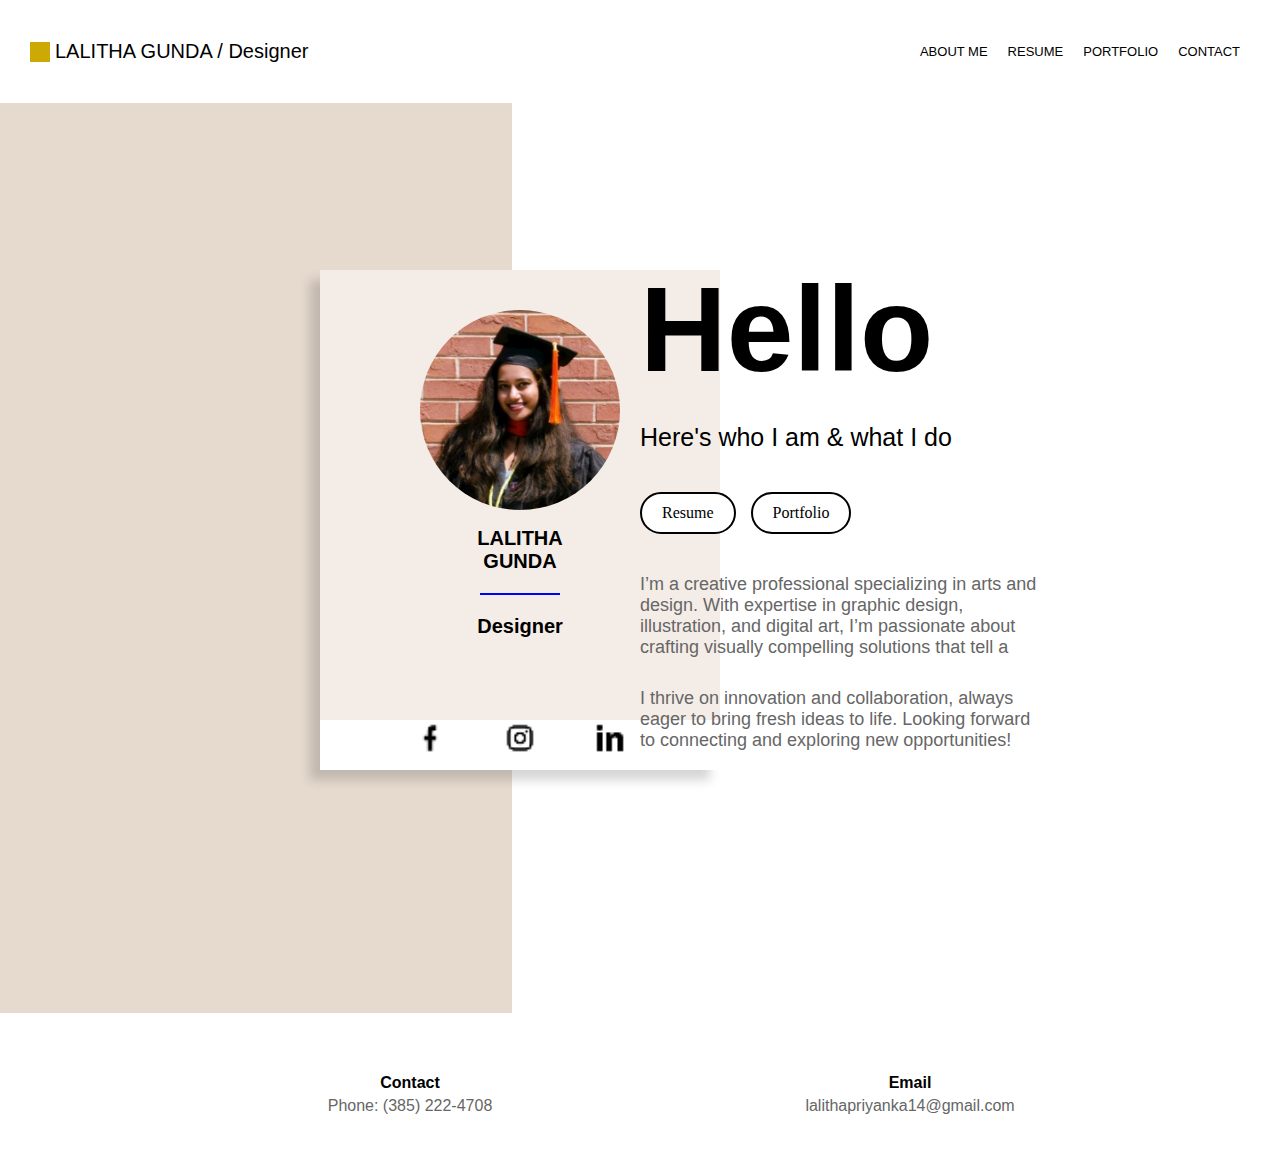
<file: index.html>
<!DOCTYPE html>
<html lang="en">

<head>
    <meta charset="UTF-8">
    <meta name="viewport" content="width=device-width, initial-scale=1.0">
    <title>All About Me</title>
    <link rel="stylesheet" href="styles.css">
</head>

<body>
    <header>

        <nav>
            <div class="container">
                <div class="small-box"></div>

                <div class="left-items">
                    <ul class="no-bullets">
                        <li><a href="index.html">LALITHA GUNDA / Designer</a></li>
                    </ul>
                </div>

                <div class="right-items">
                    <ul class="nav-list">
                        <li><a href="index.html">ABOUT ME</a></li>
                        <li><a href="resume.html">RESUME</a></li>
                        <li><a href="portfolio.html">PORTFOLIO</a></li>
                        <li><a href="contact.html">CONTACT</a></li>

                    </ul>
                </div>
            </div>
        </nav>
    </header>

    <main>


        <div class="bg-box"></div>


        <div class="main-box">
            <img src="Lalitha_gunda.jpeg" alt="My profile picture" class="box-image">
            <h2> LALITHA<br>GUNDA</h2>
            <hr>
            <h2> Designer</h2>
            <div class="social-box">

                <a href="https://facebook.com" target="_blank">
                    <img src="facebook-137-16.png" alt="Facebook">
                </a>

                <a href="https://instagram.com" target="_blank">
                    <img src="instagram-49-16.png" alt="Instagram">
                </a>
                <a href="https://linkedin.com" target="_blank">
                    <img src="linkedin-93-16.png" alt="LinkedIn">
                </a>
            </div>

        </div>

        <div class="intro-aboutme">
            <h1>Hello</h1>
            <h3>Here's who I am & what I do</h3>

            <div class="button-container">
                <a href="resume.html" class="button" target="_blank">Resume</a>
                <a href="portfolio.html" class="button" target="_blank">Portfolio</a>
            </div>

            <p>
                I’m a creative professional specializing in arts and design.
                With expertise in graphic design, illustration, and digital art, I’m passionate
                about crafting visually compelling solutions that tell a </p>
            <p> I thrive on innovation and collaboration, always eager to bring fresh ideas to life.
                Looking forward to connecting and exploring new opportunities!
            </p>
        </div>

    </main>

    <footer>
        <div class="footer-container">
            <div class="footer-section">
                <h4>Contact</h4>
                <p>Phone: (385) 222-4708</p>
            </div>
            <div class="footer-section">
                <h4>Email</h4>
                <p>lalithapriyanka14@gmail.com</p>
            </div>
        </div>
    </footer>

</body>

</html>
</file>
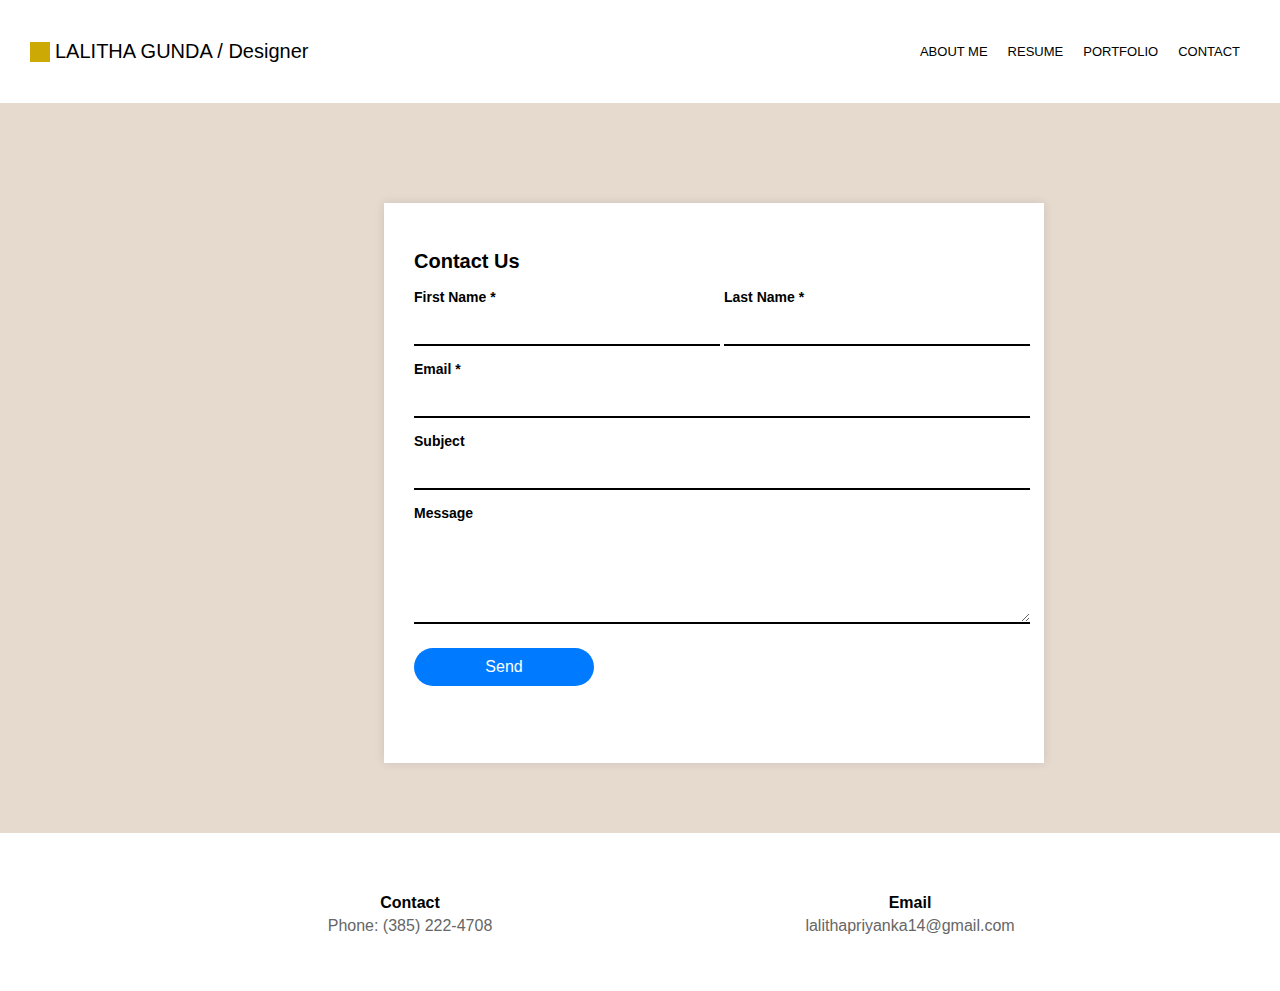
<file: contact.html>
<!DOCTYPE html>
<html lang="en">

<head>
    <meta charset="UTF-8">
    <meta name="viewport" content="width=device-width, initial-scale=1.0">
    <title>Document</title>
    <link rel="stylesheet" href="styles.css">
</head>

<body>
    <header>

        <nav>
            <div class="container">
                <div class="small-box"></div>

                <div class="left-items">
                    <ul class="no-bullets">
                        <li><a href="index.html">LALITHA GUNDA / Designer</a></li>
                    </ul>
                </div>

                <div class="right-items">
                    <ul class="nav-list">
                        <li><a href="index.html">ABOUT ME</a></li>
                        <li><a href="resume.html">RESUME</a></li>
                        <li><a href="portfolio.html">PORTFOLIO</a></li>
                        <li><a href="contact.html">CONTACT</a></li>

                    </ul>
                </div>
            </div>
        </nav>
    </header>
    <main>
        <div class="page-bg">
            <div class="form-container">
                <h2>Contact Us</h2>
                <form action="submit_form.php" method="post" novalidate>
                    <div class="form-row">
                        <div class="form-group">
                            <label for="firstName">First Name *</label>
                            <input type="text" id="firstName" name="firstName" required>
                            <!-- <p class="error-message">Enter a first name.</p> -->
                        </div>
                        <div class="form-group">
                            <label for="lastName">Last Name *</label>
                            <input type="text" id="lastName" name="lastName" required>
                            <!-- <p class="error-message">Enter a last name.</p> -->
                        </div>
                    </div>
                    <div class="form-group">
                        <label for="email">Email *</label>
                        <input type="email" id="email" name="email" required>
                        <!-- <p class="error-message">Enter an email address like example@mysite.com.</p> -->
                    </div>
                    <div class="form-group">
                        <label for="subject">Subject</label>
                        <input type="text" id="subject" name="subject">
                    </div>
                    <div class="form-group">
                        <label for="message">Message</label>
                        <textarea id="message" name="message"></textarea>
                    </div>
                    <button type="submit" class="submit-button">Send</button>
                </form>
            </div>
        </div>
    </main>
    <footer>
        <div class="footer-container">
            <div class="footer-section">
                <h4>Contact</h4>
                <p>Phone: (385) 222-4708</p>
            </div>
            <div class="footer-section">
                <h4>Email</h4>
                <p>lalithapriyanka14@gmail.com</p>
            </div>
        </div>
    </footer>


</body>

</html>
</file>
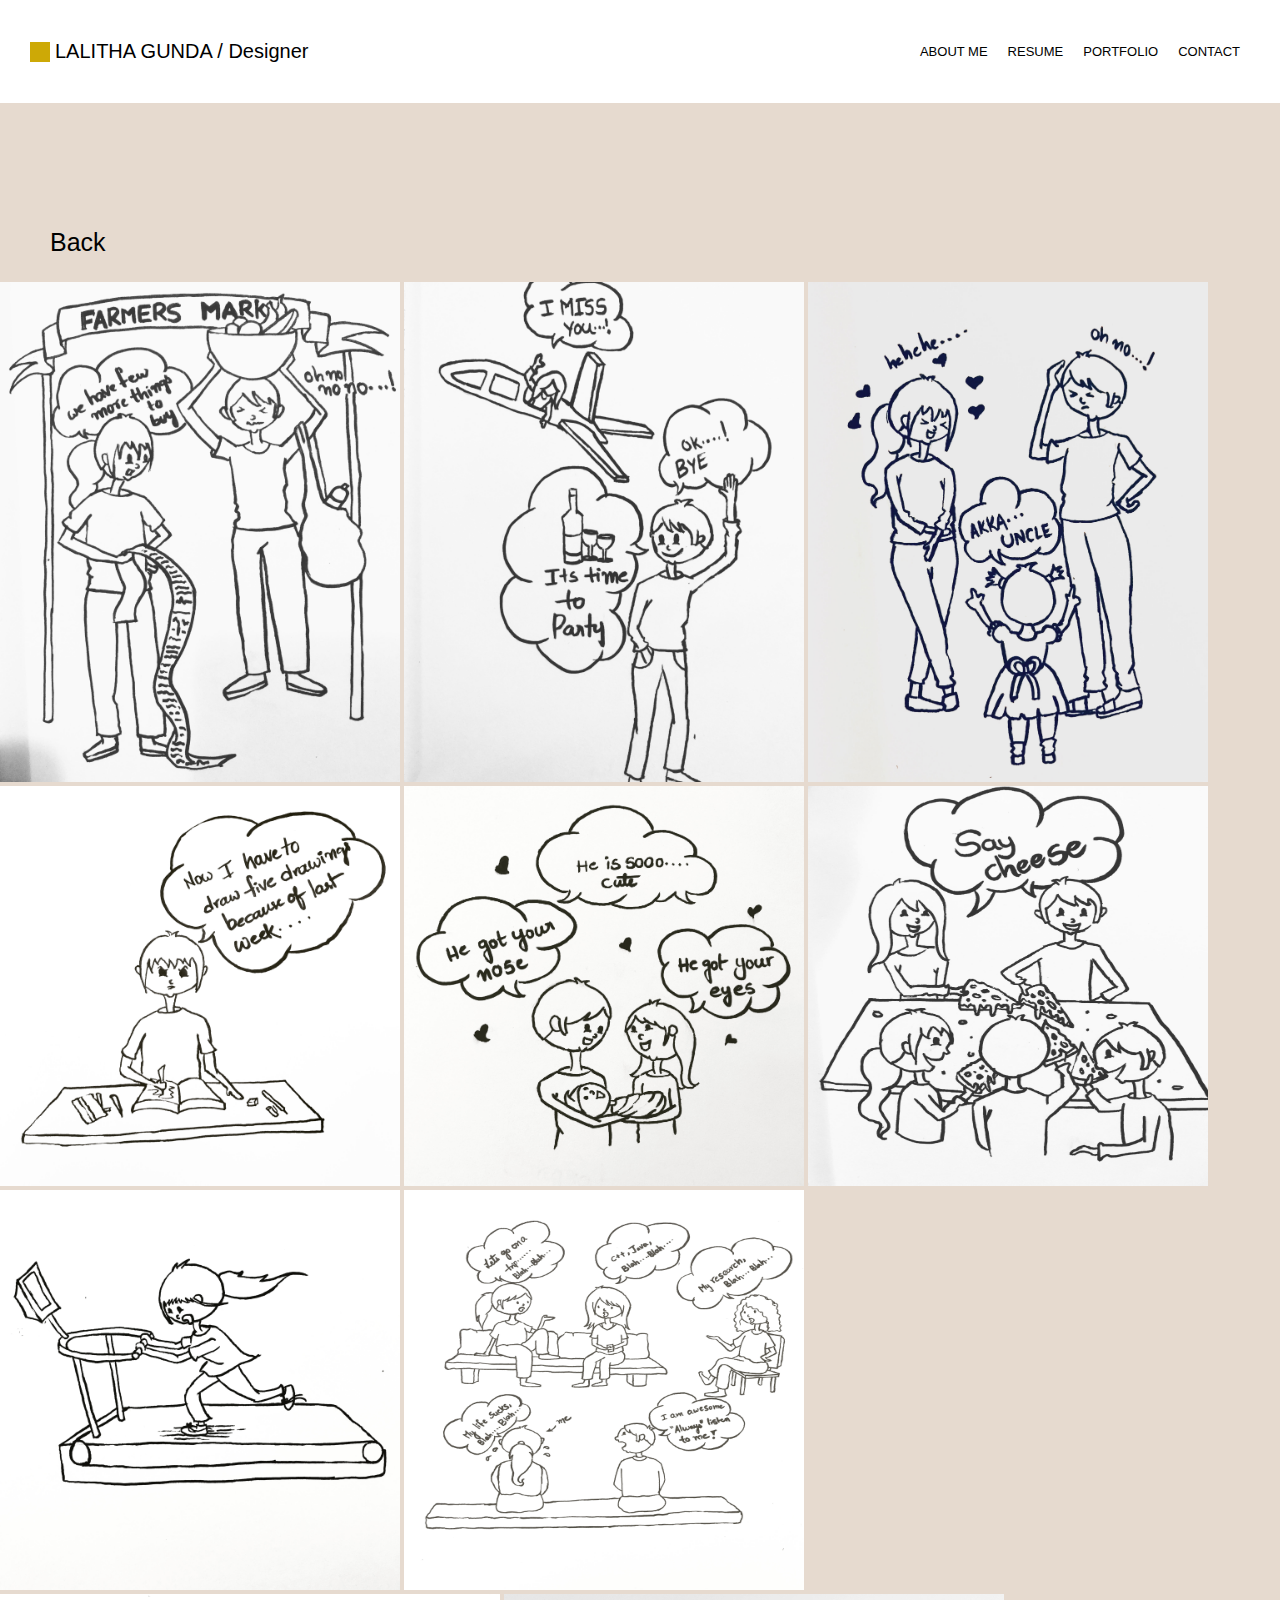
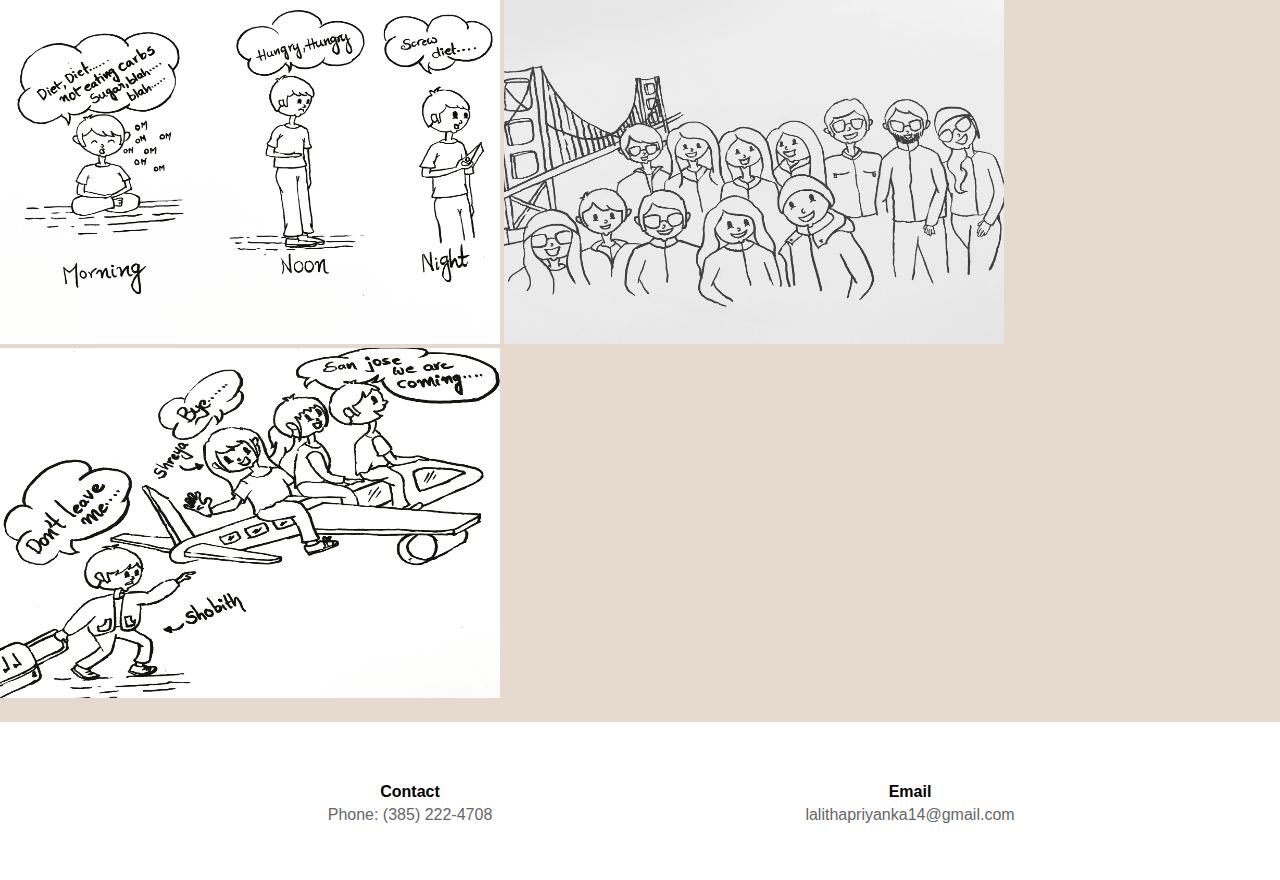
<file: dart.html>
<!DOCTYPE html>

<body lang="en">

    <head>
        <meta charset="UTF-8">
        <meta name="viewport" content="width=device-width, initial-scale=1.0">
        <title>Document</title>
        <link rel="stylesheet" href="styles.css">
    </head>

    <header>

        <nav>
            <div class="container">
                <div class="small-box"></div>

                <div class="left-items">
                    <ul class="no-bullets">
                        <li><a href="index.html">LALITHA GUNDA / Designer</a></li>
                    </ul>
                </div>

                <div class="right-items">
                    <ul class="nav-list">
                        <li><a href="index.html">ABOUT ME</a></li>
                        <li><a href="resume.html">RESUME</a></li>
                        <li><a href="portfolio.html">PORTFOLIO</a></li>
                        <li><a href="contact.html">CONTACT</a></li>

                    </ul>
                </div>
            </div>
        </nav>
    </header>
    <main>
        <div class="page-bg">
            <h3 style="margin-left: 50px;"><a href="portfolio.html">Back</a></h3>
            <div class=".picture-grid">

                <img src="portfolio_images/doodles/46.jpeg" width="400" height="500" alt="Image 3">
                <img src="portfolio_images/doodles/45.jpeg" width="400" height="500" alt="Image 4">
                <img src="portfolio_images/doodles/44.jpeg" width="400" height="500" alt="Image 4">
                <img src="portfolio_images/doodles/41.jpeg" width="400" height="400" alt="Image 4">
                <img src="portfolio_images/doodles/34.jpeg" width="400" height="400" alt="Image 4">
                <img src="portfolio_images/doodles/31.jpeg" width="400" height="400" alt="Image 4">
                <img src="portfolio_images/doodles/25.jpeg" width="400" height="400" alt="Image 4">
                <img src="portfolio_images/doodles/23.jpeg" width="400" height="400" alt="Image 4">
                <img src="portfolio_images/doodles/35.jpeg" width="500" height="350" alt="Image 4">
                <img src="portfolio_images/doodles/43.jpeg" width="500" height="350" alt="Image 4">
                <img src="portfolio_images/doodles/42.jpeg" width="500" height="350" alt="Image 4">



            </div>
        </div>
    </main>

    <footer>
        <div class="footer-container">
            <div class="footer-section">
                <h4>Contact</h4>
                <p>Phone: (385) 222-4708</p>
            </div>
            <div class="footer-section">
                <h4>Email</h4>
                <p>lalithapriyanka14@gmail.com</p>
            </div>
        </div>
    </footer>
</body>

</html>
</file>
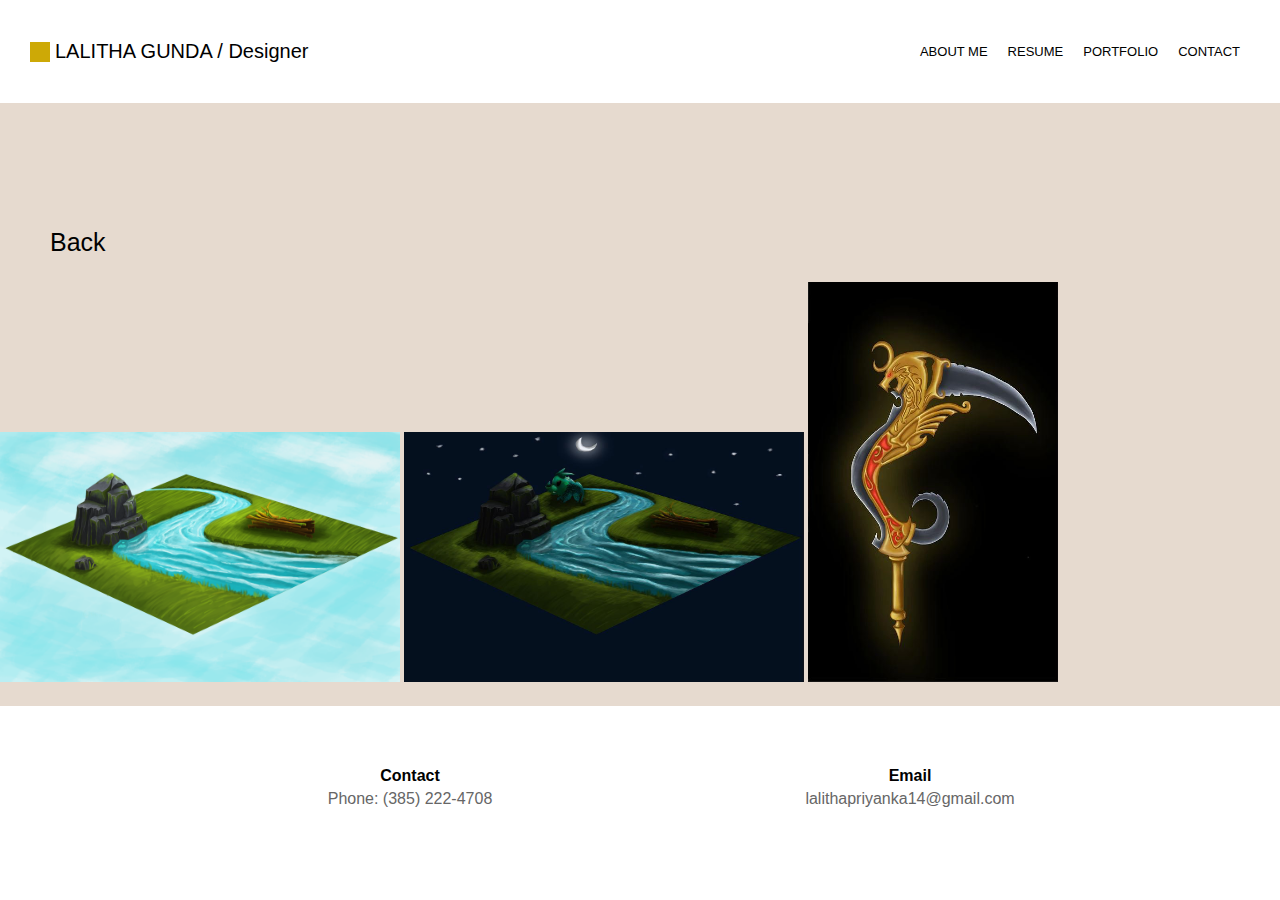
<file: dp.html>
<!DOCTYPE html>

<body lang="en">

    <head>
        <meta charset="UTF-8">
        <meta name="viewport" content="width=device-width, initial-scale=1.0">
        <title>Document</title>
        <link rel="stylesheet" href="styles.css">
    </head>

    <header>

        <nav>
            <div class="container">
                <div class="small-box"></div>

                <div class="left-items">
                    <ul class="no-bullets">
                        <li><a href="index.html">LALITHA GUNDA / Designer</a></li>
                    </ul>
                </div>

                <div class="right-items">
                    <ul class="nav-list">
                        <li><a href="index.html">ABOUT ME</a></li>
                        <li><a href="resume.html">RESUME</a></li>
                        <li><a href="portfolio.html">PORTFOLIO</a></li>
                        <li><a href="contact.html">CONTACT</a></li>

                    </ul>
                </div>
            </div>
        </nav>
    </header>
    <main>
        <div class="page-bg">
            <h3 style="margin-left: 50px;"><a href="portfolio.html">Back</a></h3>
            <div class=".picture-grid">
                <img src="portfolio_images/digital_paintings/day.png" width="400" height="250" alt="Image 2">
                <img src="portfolio_images/digital_paintings/night.jpeg" width="400" height="250" alt="Image 3">
                <img src="portfolio_images/digital_paintings/weapon.jpeg" width="250" height="400" alt="Image 4">
            </div>
        </div>
    </main>

    <footer>
        <div class="footer-container">
            <div class="footer-section">
                <h4>Contact</h4>
                <p>Phone: (385) 222-4708</p>
            </div>
            <div class="footer-section">
                <h4>Email</h4>
                <p>lalithapriyanka14@gmail.com</p>
            </div>
        </div>
    </footer>
</body>

</html>
</file>
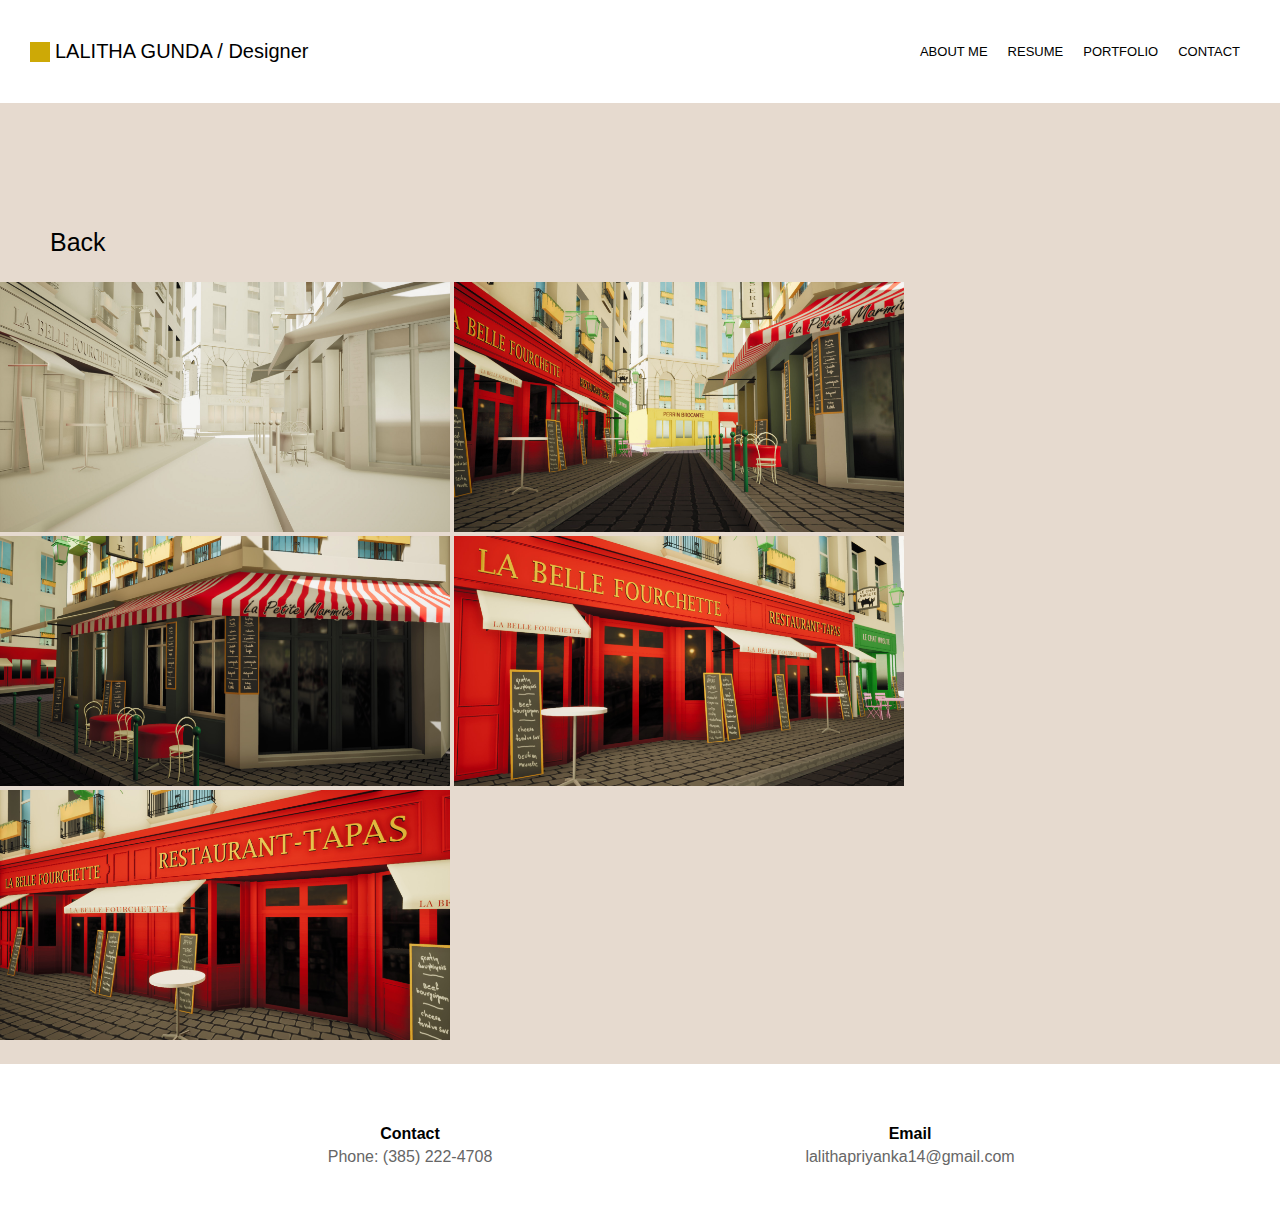
<file: fstreet.html>
<!DOCTYPE html>

<body lang="en">

    <head>
        <meta charset="UTF-8">
        <meta name="viewport" content="width=device-width, initial-scale=1.0">
        <title>Document</title>
        <link rel="stylesheet" href="styles.css">
    </head>

    <header>

        <nav>
            <div class="container">
                <div class="small-box"></div>

                <div class="left-items">
                    <ul class="no-bullets">
                        <li><a href="index.html">LALITHA GUNDA / Designer</a></li>
                    </ul>
                </div>

                <div class="right-items">
                    <ul class="nav-list">
                        <li><a href="index.html">ABOUT ME</a></li>
                        <li><a href="resume.html">RESUME</a></li>
                        <li><a href="portfolio.html">PORTFOLIO</a></li>
                        <li><a href="contact.html">CONTACT</a></li>

                    </ul>
                </div>
            </div>
        </nav>
    </header>
    <main>
        <div class="page-bg">
            <h3 style="margin-left: 50px;"><a href="portfolio.html">Back</a></h3>
            <div class=".picture-grid">
                <img src="portfolio_images/french_street/9446d4b2-c877-4ff2-973f-a8bdb53bb6da_rw_1920.jpg" width="450"
                    height="250" alt="Image 2">
                <img src="portfolio_images/french_street/2_fs.jpg" width="450" height="250" alt="Image 3">
                <img src="portfolio_images/french_street/3_fs.jpg" width="450" height="250" alt="Image 4">

                <img src="portfolio_images/french_street/4_fs.jpg" width="450" height="250" alt="Image 4">
                <img src="portfolio_images/french_street/5_fs.jpg" width="450" height="250" alt="Image 4">
            </div>
        </div>
    </main>

    <footer>
        <div class="footer-container">
            <div class="footer-section">
                <h4>Contact</h4>
                <p>Phone: (385) 222-4708</p>
            </div>
            <div class="footer-section">
                <h4>Email</h4>
                <p>lalithapriyanka14@gmail.com</p>
            </div>
        </div>
    </footer>
</body>

</html>
</file>
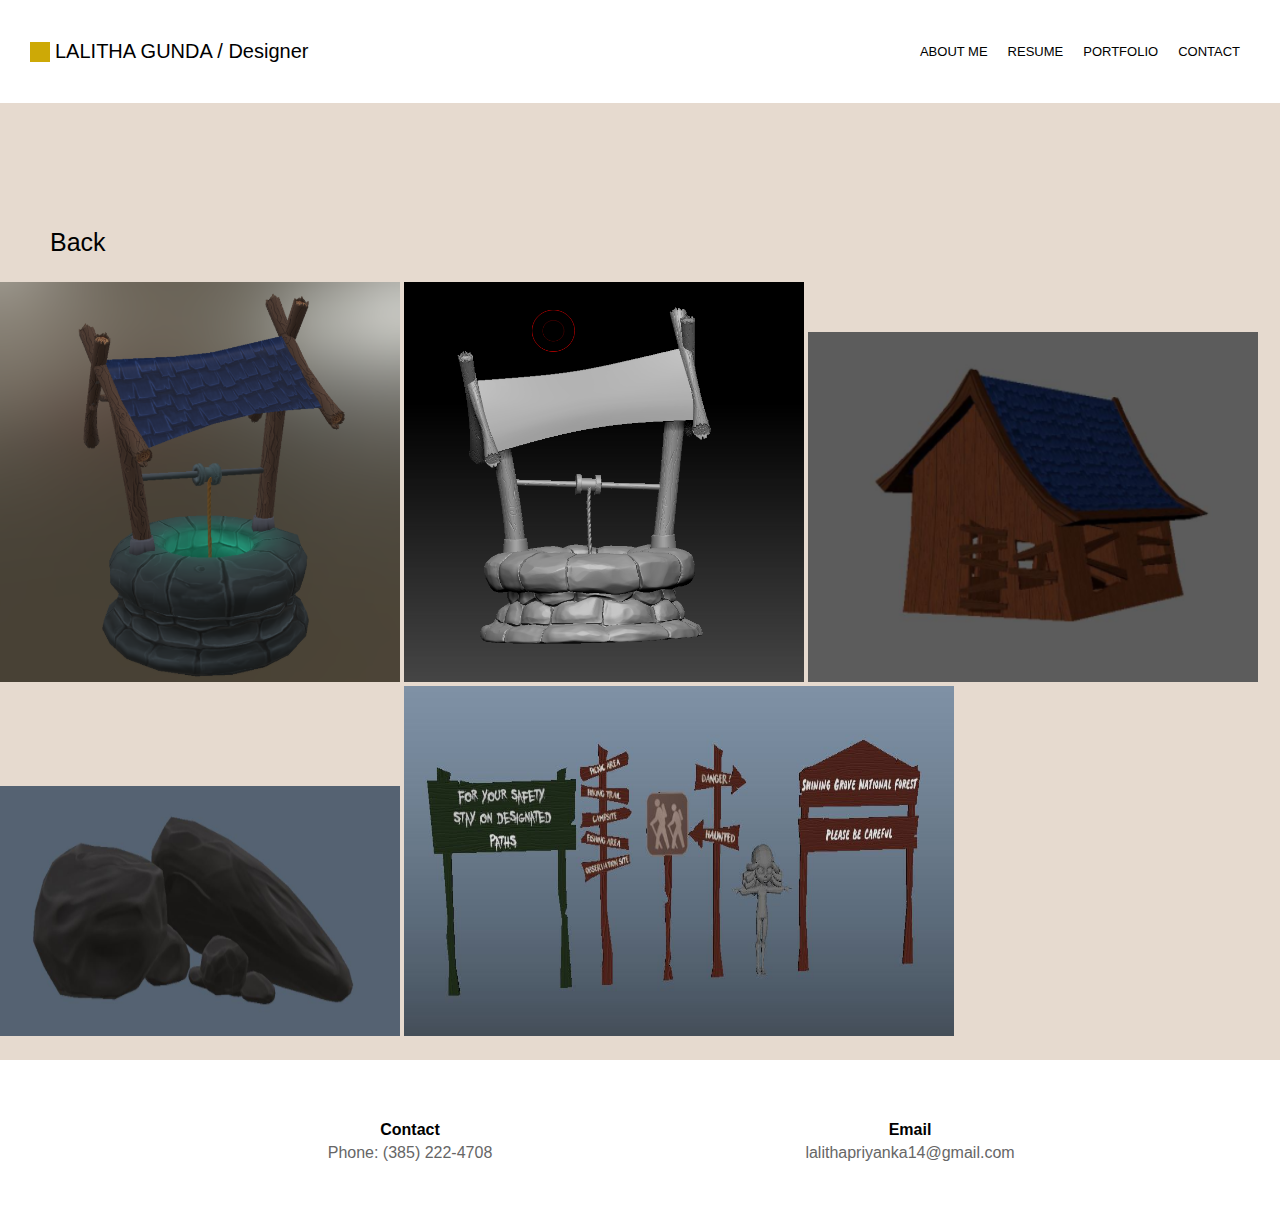
<file: game.html>
<!DOCTYPE html>

<body lang="en">

    <head>
        <meta charset="UTF-8">
        <meta name="viewport" content="width=device-width, initial-scale=1.0">
        <title>Document</title>
        <link rel="stylesheet" href="styles.css">
    </head>

    <header>

        <nav>
            <div class="container">
                <div class="small-box"></div>

                <div class="left-items">
                    <ul class="no-bullets">
                        <li><a href="index.html">LALITHA GUNDA / Designer</a></li>
                    </ul>
                </div>

                <div class="right-items">
                    <ul class="nav-list">
                        <li><a href="index.html">ABOUT ME</a></li>
                        <li><a href="resume.html">RESUME</a></li>
                        <li><a href="portfolio.html">PORTFOLIO</a></li>
                        <li><a href="contact.html">CONTACT</a></li>

                    </ul>
                </div>
            </div>
        </nav>
    </header>
    <main>
        <div class="page-bg">
            <h3 style="margin-left: 50px;"><a href="portfolio.html">Back</a></h3>
            <div class=".picture-grid">
                <img src="portfolio_images/witw/w_w_c.png" width="400" height="400" alt="Image 2">
                <img src="portfolio_images/witw/w_w_3d.png" width="400" height="400" alt="Image 3">
                <img src="portfolio_images/witw/house.png" width="450" height="350" alt="Image 4">
                <img src="portfolio_images/witw/stones.png" width="400" height="250" alt="Image 3">
                <img src="portfolio_images/witw/boards.jpeg" width="550" height="350" alt="Image 3">


            </div>
        </div>
    </main>

    <footer>
        <div class="footer-container">
            <div class="footer-section">
                <h4>Contact</h4>
                <p>Phone: (385) 222-4708</p>
            </div>
            <div class="footer-section">
                <h4>Email</h4>
                <p>lalithapriyanka14@gmail.com</p>
            </div>
        </div>
    </footer>
</body>

</html>
</file>
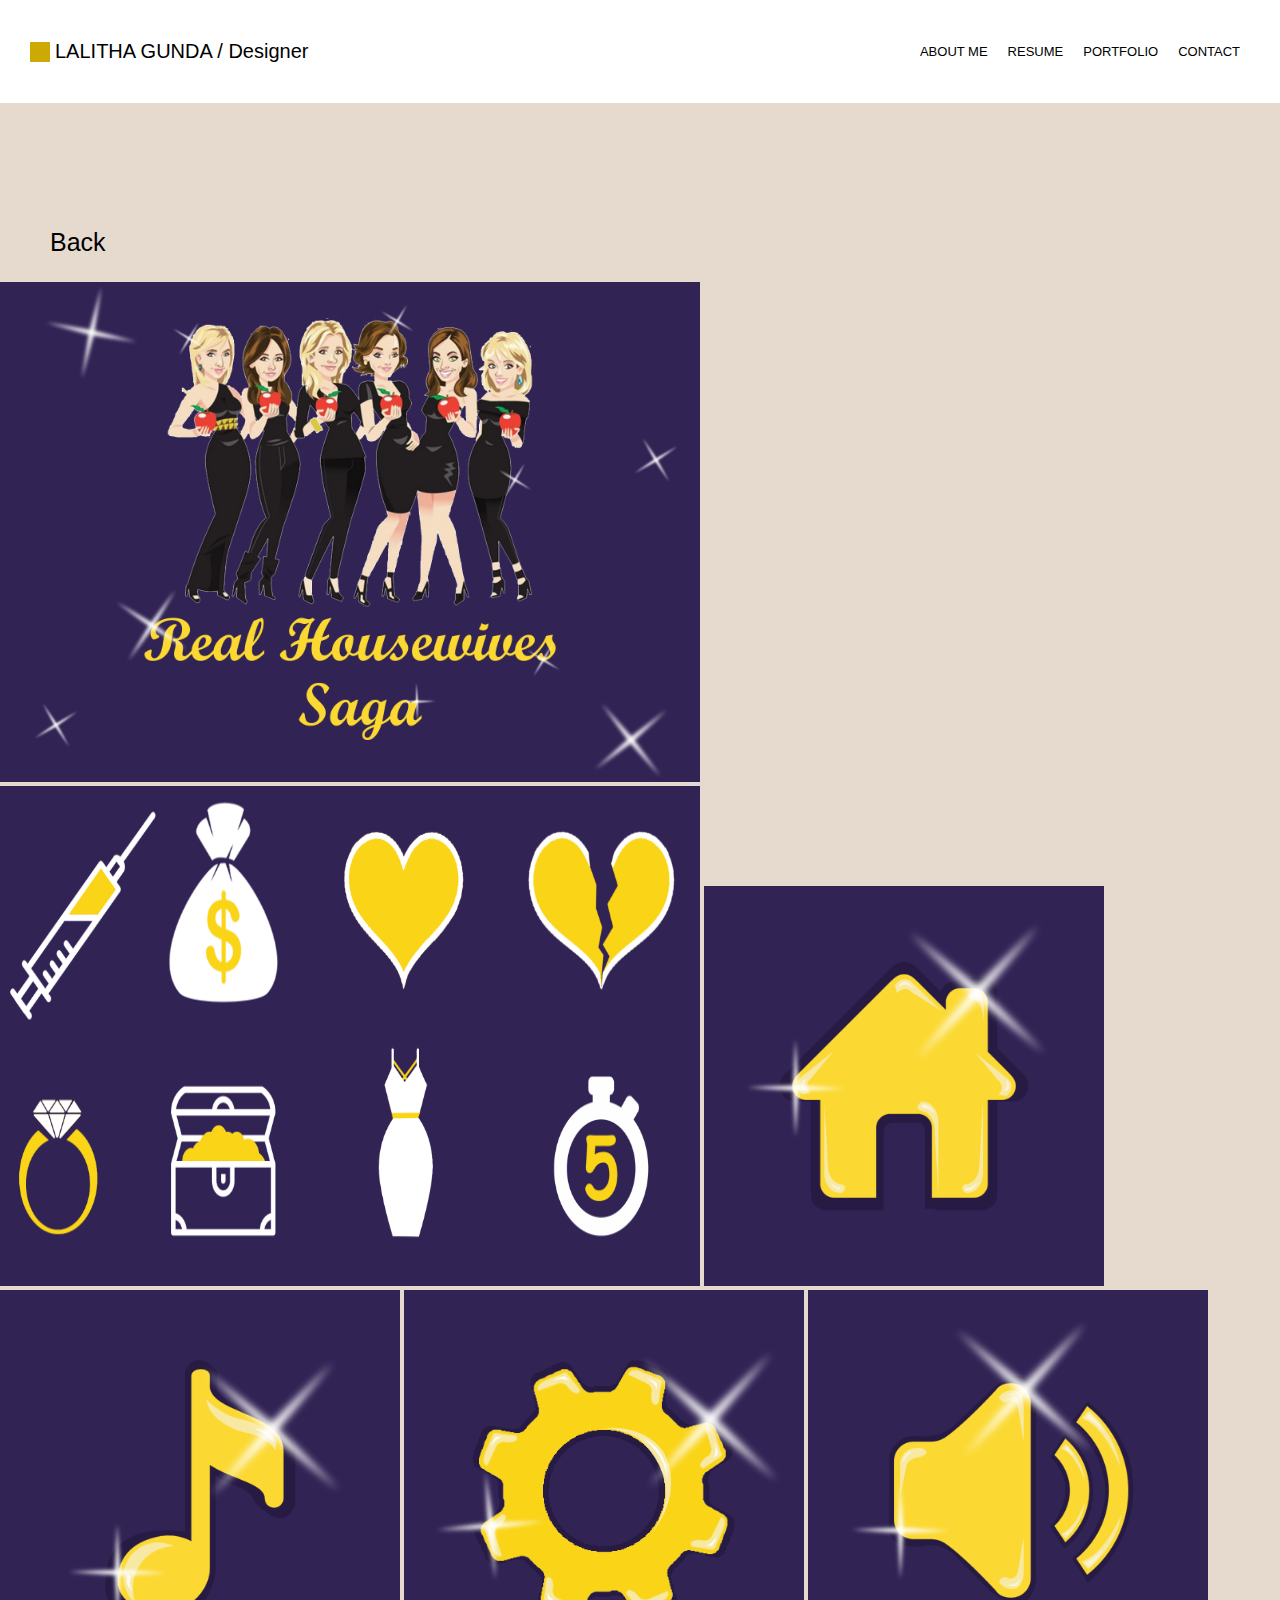
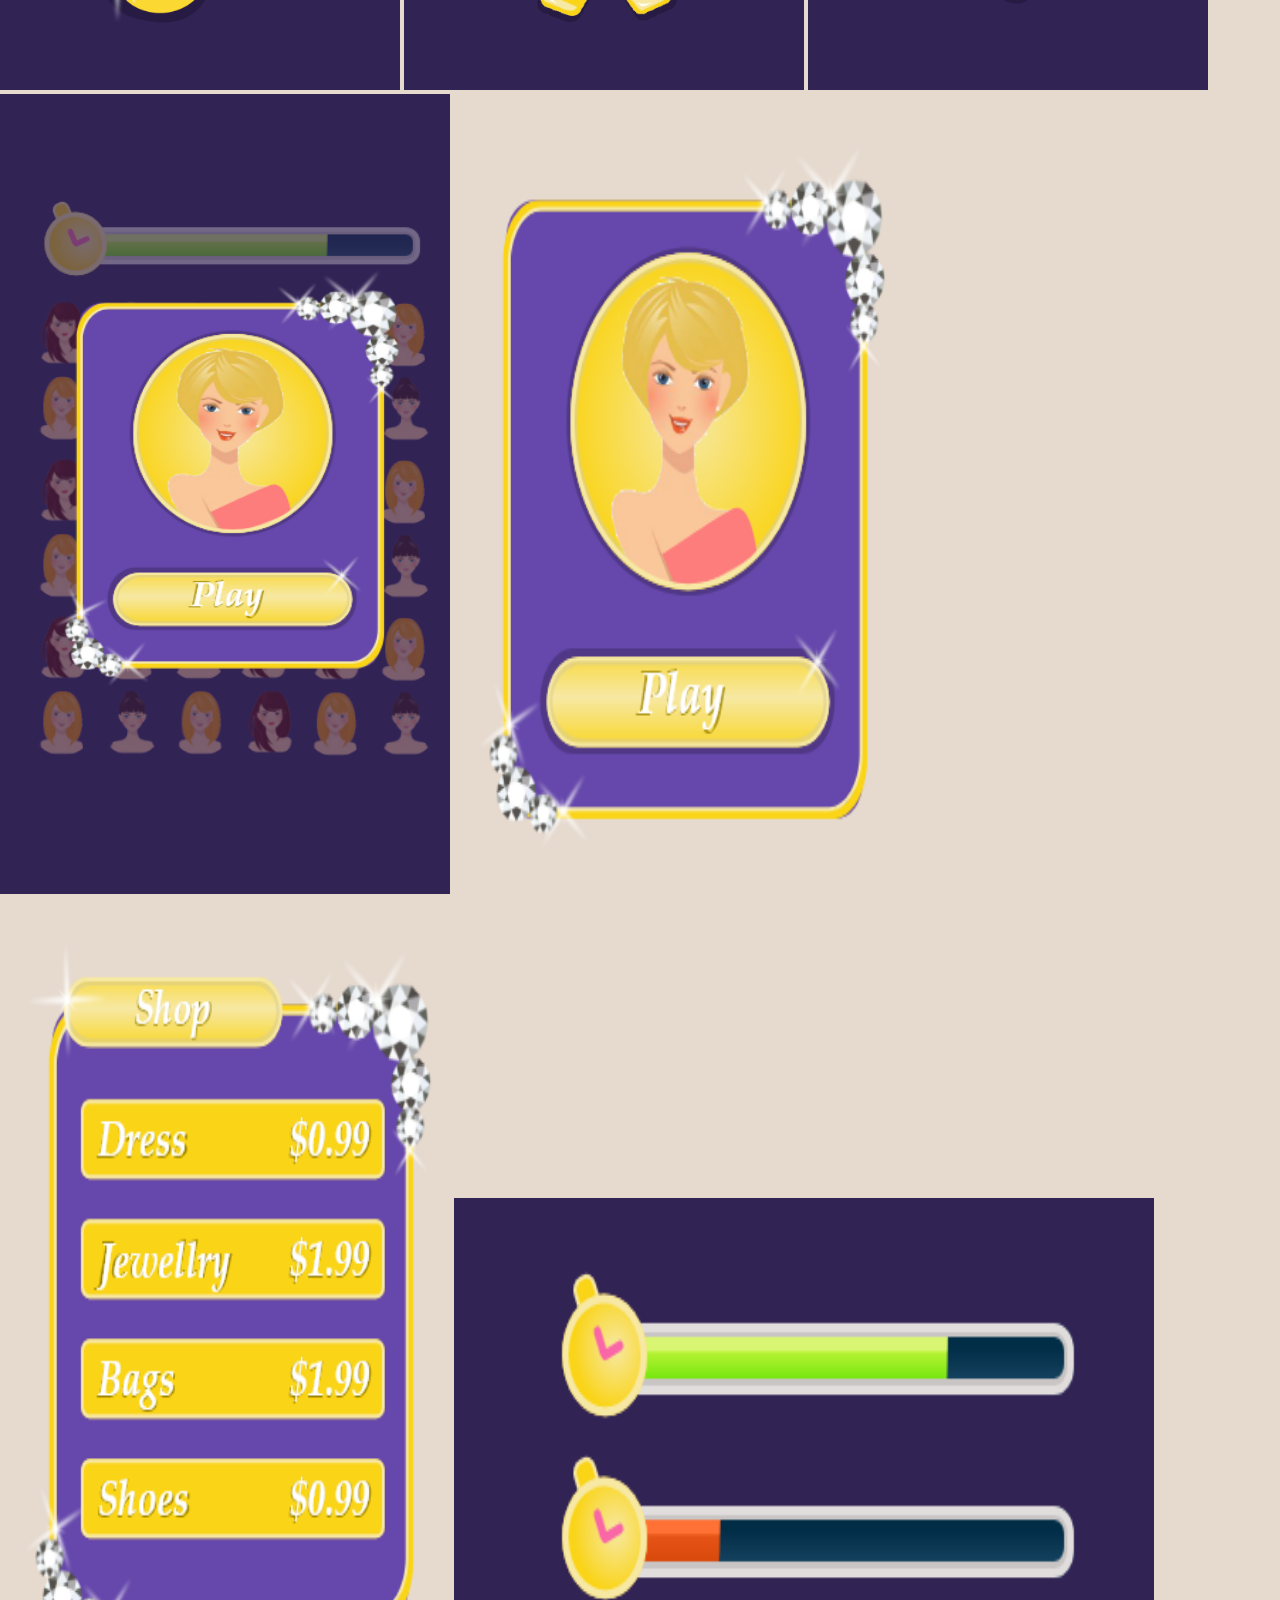
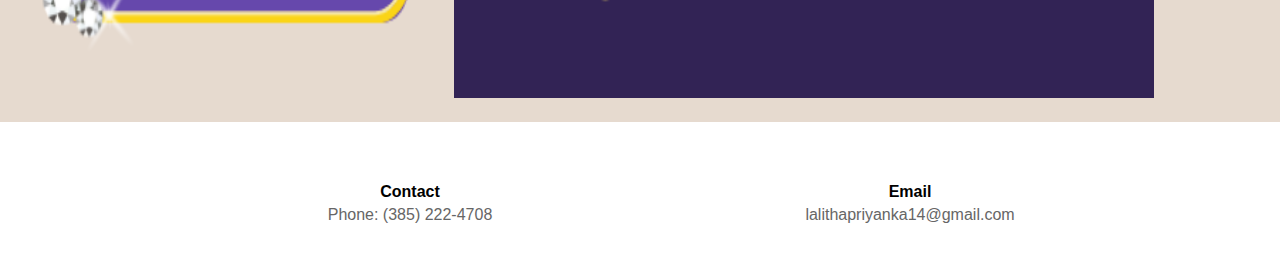
<file: gprototype.html>
<!DOCTYPE html>

<body lang="en">

    <head>
        <meta charset="UTF-8">
        <meta name="viewport" content="width=device-width, initial-scale=1.0">
        <title>Document</title>
        <link rel="stylesheet" href="styles.css">
    </head>

    <header>

        <nav>
            <div class="container">
                <div class="small-box"></div>

                <div class="left-items">
                    <ul class="no-bullets">
                        <li><a href="index.html">LALITHA GUNDA / Designer</a></li>
                    </ul>
                </div>

                <div class="right-items">
                    <ul class="nav-list">
                        <li><a href="index.html">ABOUT ME</a></li>
                        <li><a href="resume.html">RESUME</a></li>
                        <li><a href="portfolio.html">PORTFOLIO</a></li>
                        <li><a href="contact.html">CONTACT</a></li>

                    </ul>
                </div>
            </div>
        </nav>
    </header>
    <main>
        <div class="page-bg">
            <h3 style="margin-left: 50px;"><a href="portfolio.html">Back</a></h3>

            <div class=".picture-grid">
                <img src="portfolio_images/real_house_wifes_saga/poster_game_wifes.png" width="700" height="500"
                    alt="Image 4">
                <img src="portfolio_images/real_house_wifes_saga/ability_icons.png" width="700" height="500"
                    alt="Image 2">

                <img src="portfolio_images/real_house_wifes_saga/icon_home.png" width="400" height="400" alt="Image 4">
                <img src="portfolio_images/real_house_wifes_saga/icon_music.png" width="400" height="400" alt="Image 4">
                <img src="portfolio_images/real_house_wifes_saga/icon_setting.png" width="400" height="400"
                    alt="Image 4">
                <img src="portfolio_images/real_house_wifes_saga/icon_sound.png" width="400" height="400" alt="Image 4">
                <img src="portfolio_images/real_house_wifes_saga/hud_3.png" width="450" height="800" alt="Image 4">
                <img src="portfolio_images/real_house_wifes_saga/hud_1.png" width="450" height="800" alt="Image 3">
                <img src="portfolio_images/real_house_wifes_saga/hud_2.png" width="450" height="800" alt="Image 4">


                <img src="portfolio_images/real_house_wifes_saga/timer.png" width="700" height="500" alt="Image 4">
            </div>
        </div>
    </main>

    <footer>
        <div class="footer-container">
            <div class="footer-section">
                <h4>Contact</h4>
                <p>Phone: (385) 222-4708</p>
            </div>
            <div class="footer-section">
                <h4>Email</h4>
                <p>lalithapriyanka14@gmail.com</p>
            </div>
        </div>
    </footer>
</body>

</html>
</file>
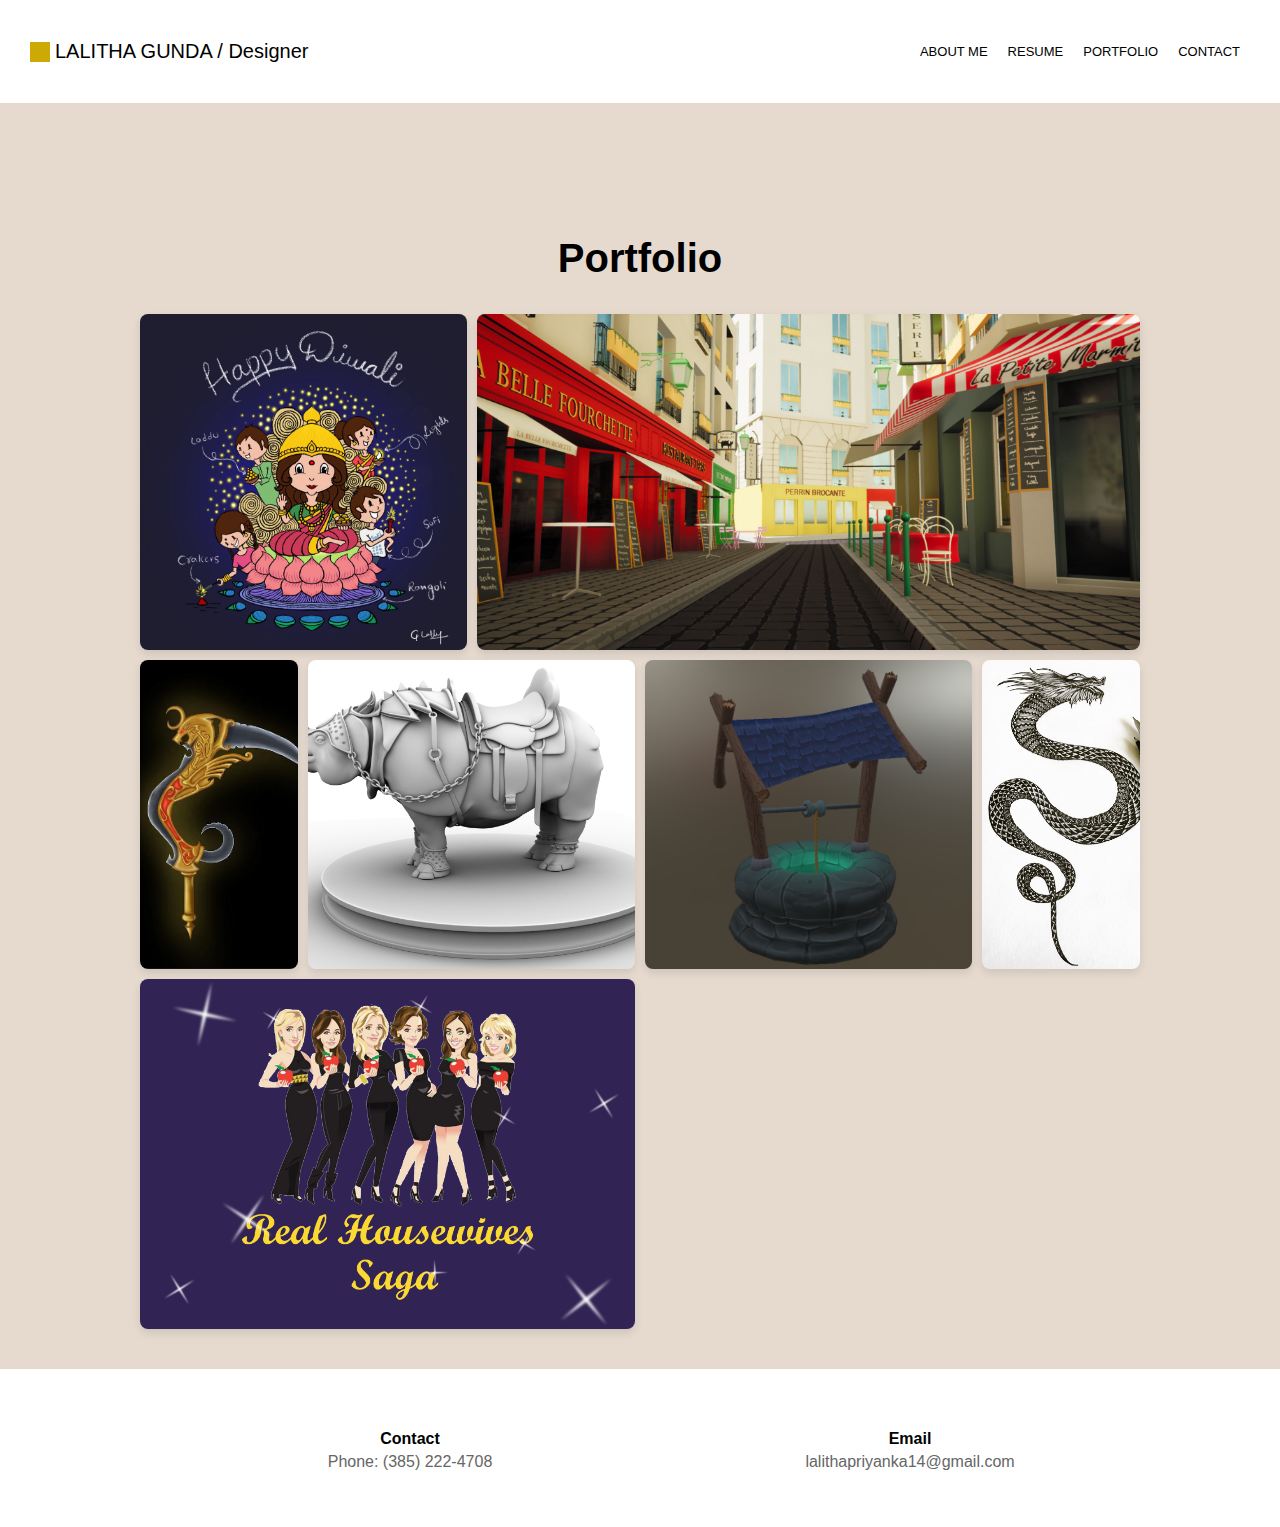
<file: portfolio.html>
<!DOCTYPE html>
<html lang="en">

<head>
    <meta charset="UTF-8">
    <meta name="viewport" content="width=device-width, initial-scale=1.0">
    <title>Document</title>
    <link rel="stylesheet" href="styles.css">
</head>

<body>
    <header>

        <nav>
            <div class="container">
                <div class="small-box"></div>

                <div class="left-items">
                    <ul class="no-bullets">
                        <li><a href="index.html">LALITHA GUNDA / Designer</a></li>
                    </ul>
                </div>

                <div class="right-items">
                    <ul class="nav-list">
                        <li><a href="index.html">ABOUT ME</a></li>
                        <li><a href="resume.html">RESUME</a></li>
                        <li><a href="portfolio.html">PORTFOLIO</a></li>
                        <li><a href="contact.html">CONTACT</a></li>

                    </ul>
                </div>
            </div>
        </nav>
    </header>
    <main>
        <div class="page-bg">
            <h2 class="center-text">Portfolio</h2>

            <!-- <div class="image-grid">
                <img src="portfolio_images/3d_rhino/2_rhino.jpg" alt="Illustration 1">
                <img src="portfolio_images/3d_rhino/3_rhino.jpg" alt="Illustration 2">
                <img src="portfolio_images/3d_rhino/4_rhino.jpg" alt="Illustration 3">
            </div> -->
            <div class="masonry-grid">
                <a href="Illustror.html">
                    <img src="portfolio_images/illustrations/diwali.jpeg" alt="Diwali">
                    <div class="overlay-text" style="font-family: Arial, Helvetica, sans-serif;">Illustrations</div>
                </a>
                <a href="fstreet.html">
                    <img src="portfolio_images/french_street/2_fs.jpg" alt="frenchstreet">
                    <div class="overlay-text" style="font-family: Arial, Helvetica, sans-serif;">french street</div>
                </a>
                <a href="dp.html">
                    <img src="portfolio_images/digital_paintings/weapon.jpeg" alt="weapon">
                    <div class="overlay-text" style="font-family: Arial, Helvetica, sans-serif;">Digital paintings</div>
                </a>
                <a href="rhino.html">
                    <img src="portfolio_images/3d_rhino/2_rhino.jpg" alt="rhino">
                    <div class="overlay-text" style="font-family: Arial, Helvetica, sans-serif;">Rhino 3D</div>
                </a>
                <a href="game.html">
                    <img src="portfolio_images/witw/w_w_c.png" alt="walk">
                    <div class="overlay-text" style="font-family: Arial, Helvetica, sans-serif;">Game</div>
                </a>
                <a href="dart.html">
                    <img src="portfolio_images/doodles/40.jpeg" alt="walk">
                    <div class="overlay-text" style="font-family: Arial, Helvetica, sans-serif;">Doodles</div>
                </a>

                <a href="gprototype.html">
                    <img src="portfolio_images/real_house_wifes_saga/poster_game_wifes.png" alt="walk">
                    <div class="overlay-text" style="font-family: Arial, Helvetica, sans-serif;">UI Prototype</div>
                </a>

                <!-- Add more images as needed -->
            </div>
        </div>
    </main>
    <footer>
        <div class="footer-container">
            <div class="footer-section">
                <h4>Contact</h4>
                <p>Phone: (385) 222-4708</p>
            </div>
            <div class="footer-section">
                <h4>Email</h4>
                <p>lalithapriyanka14@gmail.com</p>
            </div>
        </div>
    </footer>


</body>

</html>
</file>
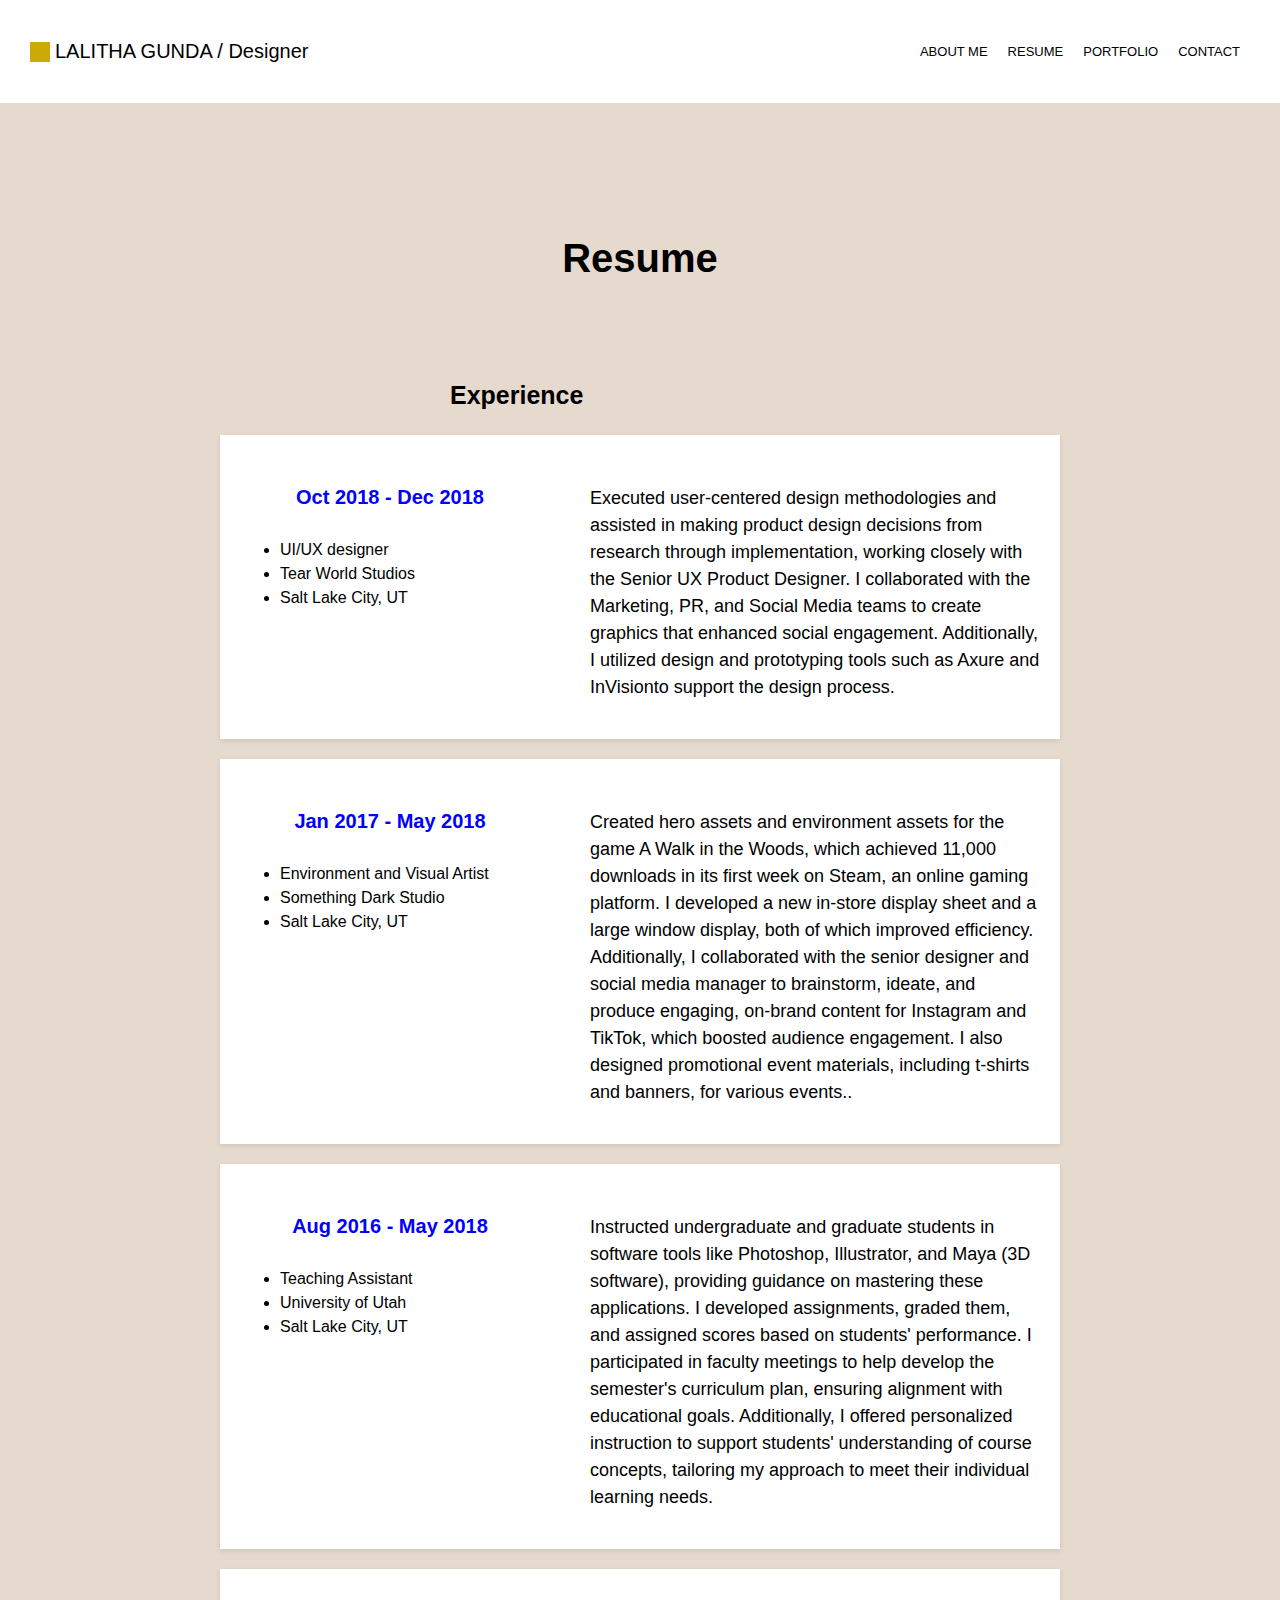
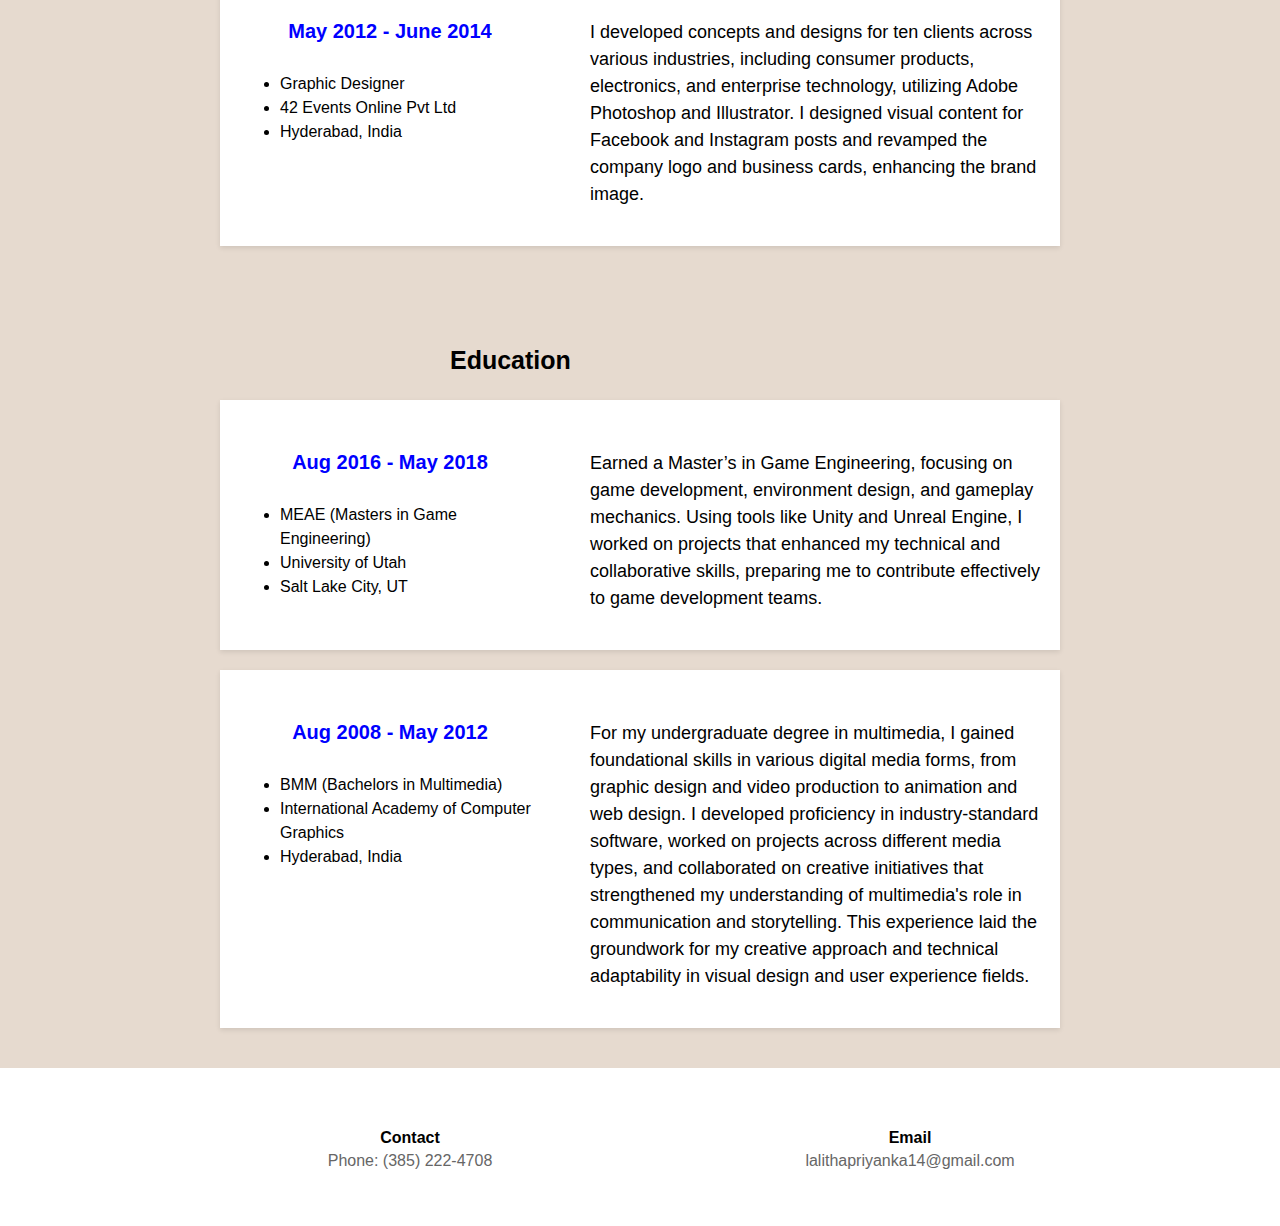
<file: resume.html>
<!DOCTYPE html>
<html lang="en">

<head>
    <meta charset="UTF-8">
    <meta name="viewport" content="width=device-width, initial-scale=1.0">
    <title>Document</title>
    <link rel="stylesheet" href="styles.css">
</head>

<body>
    <header>

        <nav>
            <div class="container">
                <div class="small-box"></div>
                <div class="left-items">
                    <ul class="no-bullets">
                        <li><a href="index.html">LALITHA GUNDA / Designer</a></li>
                    </ul>
                </div>


                <div class="right-items">
                    <ul class="nav-list">
                        <li><a href="index.html">ABOUT ME</a></li>
                        <li><a href="resume.html">RESUME</a></li>
                        <li><a href="portfolio.html">PORTFOLIO</a></li>
                        <li><a href="contact.html">CONTACT</a></li>

                    </ul>
                </div>
            </div>
        </nav>
    </header>
    <main>
        <div class="page-bg">

            <h2 class="center-text">Resume</h2>
            <h3 class="text-left">Experience</h3>

            <div class="white-box">
                <div class="job-position">

                    <h4 style="color: blue;">Oct 2018 - Dec 2018
                    </h4>

                    <ul>
                        <li>UI/UX designer</li>
                        <li>Tear World Studios</li>
                        <li>Salt Lake City, UT</li>
                    </ul>
                </div>
                <div class="job-experience">
                    <p style="color: black; font-size: 18px; font-weight: lighter;">Executed user-centered design
                        methodologies and assisted in making product design decisions from research through
                        implementation, working closely with the Senior
                        UX Product Designer. I collaborated with the Marketing, PR, and Social Media teams to create
                        graphics that enhanced social engagement. Additionally, I utilized design and prototyping tools
                        such as Axure and InVisionto support the design process.
                    </p>
                </div>
            </div>

            <div class="white-box">
                <div class="job-position">
                    <h4 style="color: blue;">Jan 2017 - May 2018
                    </h4>
                    <ul>
                        <li>Environment and Visual Artist</li>
                        <li>Something Dark Studio</li>
                        <li>Salt Lake City, UT</li>
                    </ul>
                </div>
                <div class="job-experience">
                    <p style="color: black; font-size: 18px; font-weight: lighter;">
                        Created hero assets and environment assets for the game A Walk in the Woods, which achieved
                        11,000 downloads in its first week on Steam, an online gaming platform. I developed a new
                        in-store display sheet and a large window display, both of which improved efficiency.
                        Additionally, I collaborated with the senior designer and social media manager to brainstorm,
                        ideate, and produce engaging, on-brand content for Instagram and TikTok, which boosted audience
                        engagement. I also designed promotional event materials, including t-shirts and banners, for
                        various events..
                    </p>
                </div>
            </div>

            <div class="white-box">
                <div class="job-position">
                    <h4 style="color: blue;">Aug 2016 - May 2018
                    </h4>
                    <ul>
                        <li>Teaching Assistant</li>
                        <li>University of Utah</li>
                        <li>Salt Lake City, UT</li>
                    </ul>
                </div>
                <div class="job-experience">
                    <p style="color: black;">
                        Instructed undergraduate and graduate students in software tools like Photoshop, Illustrator,
                        and Maya (3D software), providing guidance on mastering these applications. I developed
                        assignments, graded them, and assigned scores based on students' performance. I participated in
                        faculty meetings to help develop the semester's curriculum plan, ensuring alignment with
                        educational goals. Additionally, I offered personalized instruction to support students'
                        understanding of course concepts, tailoring my approach to meet their individual learning needs.
                    </p>
                </div>
            </div>

            <div class="white-box">
                <div class="job-position">
                    <h4 style="color: blue;">May 2012 - June 2014
                    </h4>
                    <ul>
                        <li>Graphic Designer</li>
                        <li>42 Events Online Pvt Ltd</li>
                        <li>Hyderabad, India</li>
                    </ul>
                </div>
                <div class="job-experience">
                    <p style="color: black;">
                        I developed concepts and designs for ten clients across various industries, including consumer
                        products, electronics, and enterprise technology, utilizing Adobe Photoshop and Illustrator. I
                        designed visual content for Facebook and Instagram posts and revamped the company logo and
                        business cards, enhancing the brand image.
                    </p>
                </div>
            </div>
            <!-- Education -->
            <h3 class="text-left">Education</h3>

            <!-- Masters education -->
            <div class="white-box">
                <div class="job-position">
                    <h4 style="color: blue;">Aug 2016 - May 2018
                    </h4>
                    <ul>
                        <li>MEAE (Masters in Game Engineering)
                        </li>
                        <li>University of Utah</li>
                        <li>Salt Lake City, UT</li>
                    </ul>
                </div>
                <div class="job-experience">
                    <p style="color: black;">
                        Earned a Master’s in Game Engineering, focusing on game development, environment design, and
                        gameplay mechanics. Using tools like Unity and Unreal Engine, I worked on projects that enhanced
                        my technical and collaborative skills, preparing me to contribute effectively to game
                        development teams.
                    </p>
                </div>
            </div>
            <!-- undergraduate education -->
            <div class="white-box">
                <div class="job-position">
                    <h4 style="color: blue;">Aug 2008 - May 2012
                    </h4>
                    <ul>
                        <li>BMM (Bachelors in Multimedia)
                        </li>
                        <li>International Academy of Computer Graphics</li>
                        <li>Hyderabad, India</li>
                    </ul>
                </div>
                <div class="job-experience">
                    <p style="color: black;">
                        For my undergraduate degree in multimedia, I gained foundational skills in various digital media
                        forms, from graphic design and video production to animation and web design. I developed
                        proficiency in industry-standard software, worked on projects across different media types, and
                        collaborated on creative initiatives that strengthened my understanding of multimedia's role in
                        communication and storytelling. This experience laid the groundwork for my creative approach and
                        technical adaptability in visual design and user experience fields.
                    </p>
                </div>
            </div>
            <!-- Professional skillset -->

    </main>
    <footer>
        <div class="footer-container">
            <div class="footer-section">
                <h4>Contact</h4>
                <p>Phone: (385) 222-4708</p>
            </div>
            <div class="footer-section">
                <h4>Email</h4>
                <p>lalithapriyanka14@gmail.com</p>
            </div>
        </div>
    </footer>

</body>

</html>
</file>
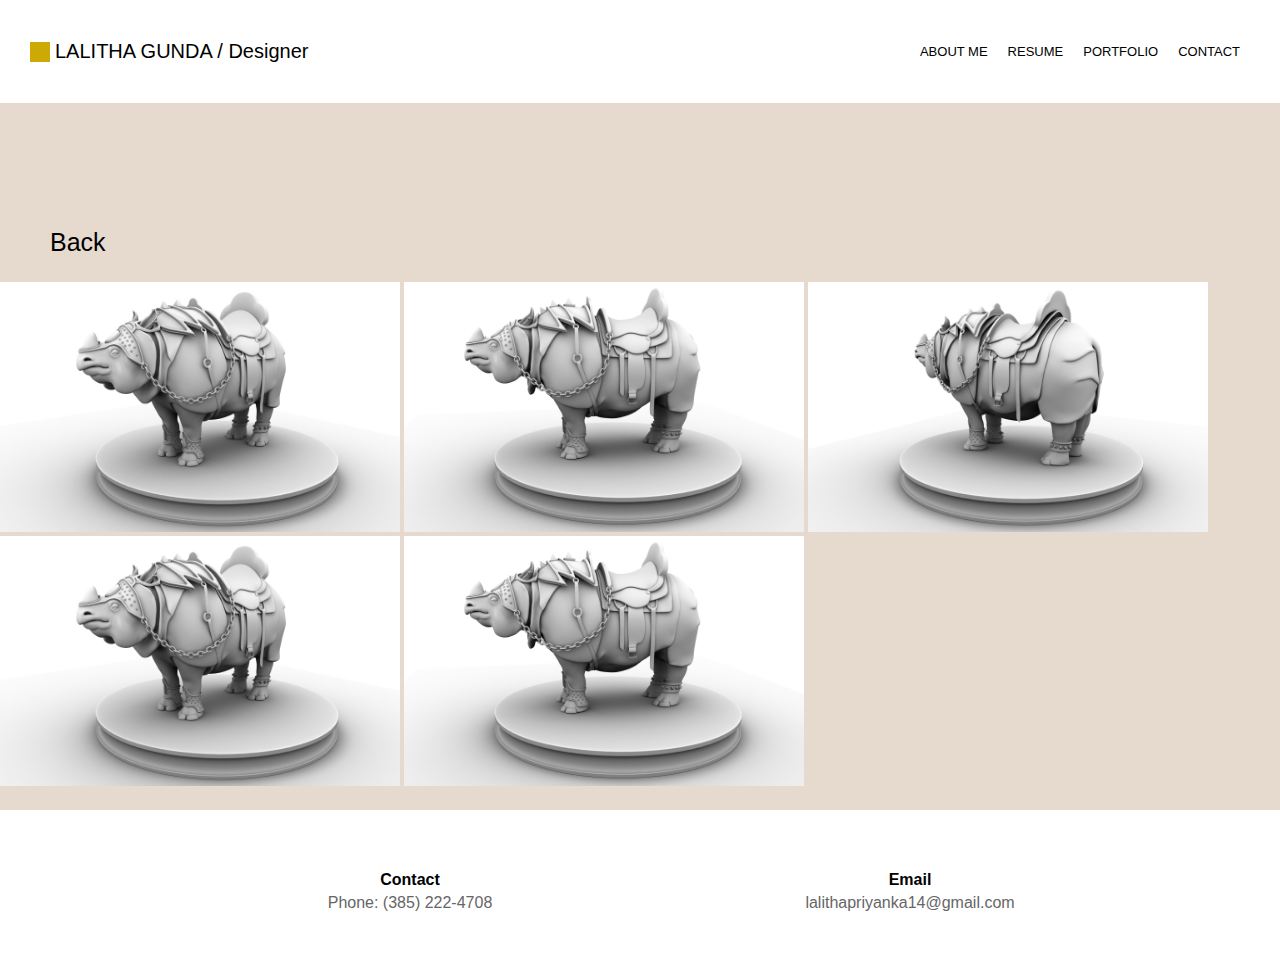
<file: rhino.html>
<!DOCTYPE html>

<body lang="en">

    <head>
        <meta charset="UTF-8">
        <meta name="viewport" content="width=device-width, initial-scale=1.0">
        <title>Document</title>
        <link rel="stylesheet" href="styles.css">
    </head>

    <header>

        <nav>
            <div class="container">
                <div class="small-box"></div>

                <div class="left-items">
                    <ul class="no-bullets">
                        <li><a href="index.html">LALITHA GUNDA / Designer</a></li>
                    </ul>
                </div>

                <div class="right-items">
                    <ul class="nav-list">
                        <li><a href="index.html">ABOUT ME</a></li>
                        <li><a href="resume.html">RESUME</a></li>
                        <li><a href="portfolio.html">PORTFOLIO</a></li>
                        <li><a href="contact.html">CONTACT</a></li>

                    </ul>
                </div>
            </div>
        </nav>
    </header>
    <main>
        <div class="page-bg">
            <h3 style="margin-left: 50px;"><a href="portfolio.html">Back</a></h3>
            <div class=".picture-grid">
                <img src="portfolio_images/3d_rhino/1_rhino.jpg" width="400" height="250" alt="Image 2">
                <img src="portfolio_images/3d_rhino/2_rhino.jpg" width="400" height="250" alt="Image 3">
                <img src="portfolio_images/3d_rhino/3_rhino.jpg" width="400" height="250" alt="Image 4">
                <img src="portfolio_images/3d_rhino/4_rhino.jpg" width="400" height="250" alt="Image 6">
                <img src="portfolio_images/3d_rhino/5_rhino.jpg" width="400" height="250" alt="Image 7">
            </div>
        </div>
    </main>

    <footer>
        <div class="footer-container">
            <div class="footer-section">
                <h4>Contact</h4>
                <p>Phone: (385) 222-4708</p>
            </div>
            <div class="footer-section">
                <h4>Email</h4>
                <p>lalithapriyanka14@gmail.com</p>
            </div>
        </div>
    </footer>
</body>

</html>
</file>
<file: styles.css>
h2 {

    font-family: Sans-serif;
    font-size: 20px;
    font-display: 100;

}

/* header {
    position: fixed;
} */


html,
body {
    height: auto;
    /* Full height of the page */
    margin: 0;


}

.nav-list {

    display: flex;
    list-style-type: none;
    gap: 20px;
    font-family: Sans-serif;
    font-style: normal;
    font-size: small;
}


a {
    text-decoration: none;
    /* Removes underline */
    color: inherit;
    /* Inherits color from parent element or body */

}


a:hover {
    color: blue;
}

.container {
    display: flex;
    align-items: center;
    padding: 20px;
    /* padding-right: 20px; */

}

.left-items {
    display: flex;
    font: bold;
    font-size: 20px;
    font-family: Sans-serif;

}

.right-items {
    display: flex;
    margin-left: auto;
    margin-right: 20px;

    /* Pushes this group to the right */
}


.item {
    margin: 0 10px;
    /* Optional spacing between items */
}

.small-box {
    width: 20px;
    height: 20px;
    background-color: rgb(205, 169, 6);
    margin-left: 10px;
    margin-right: 5px;
}

.bg-box {
    /* position: relative; */
    width: 40vw;
    height: 90vh;
    background-color: rgb(230 218 207);
    padding-top: 100px;
    /* align: left; */
    z-index: -1;
}

.main-box {
    position: absolute;
    width: 400px;
    height: 500px;
    background-color: rgb(244 236 230);
    top: 30%;
    left: 25%;
    box-shadow: -10px 10px 10px rgba(47, 47, 47, 0.2);
    /* align-items: center; */
    text-align: center;

}


/* Style for the image */
.box-image {
    display: block;
    margin: 0 auto;
    /* Centers image horizontally */
    max-width: 50%;
    /* Keeps image responsive within box */
    /* padding-top: 8%; */
    align-items: center;
    border-radius: 100%;
    margin-top: 10%;

}

hr {
    width: 20%;
    /* Line width */
    height: 2px;
    /* Line thickness */
    background-color: blue;
    /* Line color */
    border: none;
    /* Remove default border */
    margin: 20px auto;
    /* Centered with margin */
}

.social-box {
    width: 400px;
    height: 50px;
    background-color: white;
    position: absolute;
    bottom: 0;
    display: flex;
    /* Align items in a row */
    justify-content: center;
    /* Center items horizontally */
    gap: 60px;
}

.social-box img {
    width: 30px;
    height: 30px;
    transition: transform 0.3s;
    margin-top: 3px;
}

/* Hover effect for icons */
.social-box a:hover img {
    transform: scale(1.1);
    /* Slightly enlarge icon on hover */
}

h1 {
    font-family: Sans-serif;
    font-size: 120px;
    font-weight: bolder;
    padding: 0%;
    margin-bottom: 0;

}

h3 {
    font-family: Sans-serif;
    font-size: 25px;
    font-weight: 400;

}

h4 {

    text-align: center;
    font-family: sans-serif;
    /* margin-left: 30px; */
    font-size: 20px;
}

.button-container {
    display: flex;
    gap: 15px;
    /* Space between buttons */
    justify-content: left;
    /* Center buttons on the page */
    margin-top: 40px;
    margin-bottom: 40px;
}

.button {
    display: inline-block;
    /* Makes the link appear as a button */
    padding: 10px 20px;
    /* Button padding */
    background-color: white;
    /* White background */
    color: black;
    /* Black text color */
    border: 2px solid black;
    /* Black border */
    text-decoration: none;
    /* Remove underline */
    font-size: 16px;
    /* Font size */
    border-radius: 30px;
    /* Rounded corners (optional) */
    cursor: pointer;
    /* Pointer cursor on hover */
    transition: background-color 0.3s;

}

.button:hover {
    background-color: rgb(0 80 255);
    text-emphasis-color: white;

}

.intro-aboutme {
    position: absolute;
    text-align: left;
    width: 400px;
    height: 500px;
    top: 20%;
    left: 50%;
}

p {
    margin-top: 30px;
    font-family: Arial, Helvetica, sans-serif;
    font-size: 18px;
    font-weight: 100;
    color: #666666;
}

.content {
    overflow-y: auto;
    background-color: white;
    flex: 1;
}

footer {
    background-color: white;
    text-align: center;
    width: 100%;
    align-self: baseline;
    padding: 20px;
    margin-bottom: 20px;

}

.footer-container {
    display: flex;
    justify-content: space-around;
    flex-wrap: wrap;
    max-width: 1000px;
    margin: 0 auto;

}

.footer-section {
    flex: 1;


}

.footer-section h4 {
    font-size: 1em;
    margin-bottom: 5px;
    font-family: sans-serif;


}

.footer-section p {
    font-size: 1em;
    margin-top: 0;
    font-family: sans-serif;

}

.footer-section a {
    color: #ffcc00;
    /* Accent color for links */
    /* text-decoration: none; */
}

.footer-section a:hover {
    text-decoration: underline;
}

.page-bg {
    width: auto;
    height: fit-content;
    max-height: auto;
    background-color: rgb(230 218 207);
    padding-top: 100px;
    z-index: -1;
    padding-bottom: 20px;


}

main {
    padding-bottom: 20px;
}

/* .footer-content {
    max-width: 1200px;
    margin: 0 auto;
} */


/* html,
body {
    height: 100%;
    display: flex;
    flex-direction: column;
} */

.sub-tittle {
    height: 100%;
    /* Ensures the container takes up the full viewport height */
    display: flex;
    justify-content: center;
    /* Centers horizontally */
    align-items: top;
    /* Centers vertically */
    margin: 0;

}

.center-text {
    font-size: 40px;
    color: black;
    font-family: sans-serif;
    text-align: center;
}

.sub-content {
    display: flex;

}

.text-left {
    text-align: left;
    margin-left: 450px;
    margin-top: 100px;
    font-weight: bold;

}

.text-center {

    text-align: center;

}

.white-box {
    height: auto;
    width: 800px;
    background-color: white;
    margin: 20px auto;
    /* Center horizontally */
    display: flex;
    align-items: flex-start;
    /* Align items to the top */
    padding: 20px;
    /* Add padding for spacing */
    box-shadow: 0px 2px 5px rgba(0, 0, 0, 0.1);
    /* Optional: add a shadow */
}

.job-position {
    text-align: left;
    margin-right: 50px;
    /* Space between .job-position and .job-experience */
    font-family: sans-serif;
    line-height: 1.5;
    width: 300px;
}

.job-experience {
    text-align: left;
    font-family: sans-serif;
    line-height: 1.5;
    width: calc(100% - 300px - 50px);
    /* Width minus padding/margin */
}

.no-bullets {
    list-style-type: none;
    padding-left: 0;
}


.form-container {
    background-color: #ffffff;
    padding: 30px;
    box-shadow: 0px 0px 10px rgba(0, 0, 0, 0.1);
    max-width: 1000px;
    width: 600px;
    margin-left: 30%;
    height: 500px;
    margin-bottom: 50px;
    font-family: Arial, Helvetica, sans-serif;
}

.form-row {
    display: flex;
    gap: 20px;
}

.form-group {
    margin-bottom: 15px;
    width: 100%;
    position: relative;
}

label {
    font-weight: bold;
    font-size: 14px;
    display: block;
    margin-bottom: 5px;
}

input,
textarea {
    width: 100%;
    padding: 8px;
    border: none;
    border-bottom: 2px solid #000000;
    font-size: 16px;
    outline: none;
    transition: border-color 0.3s;
}

input:focus,
textarea:focus {
    border-bottom-color: #007bff;
}

input:invalid,
textarea:invalid {
    border-bottom-color: rgb(0, 0, 0);
}

input:invalid+.error-message,
textarea:invalid+.error-message {
    display: block;
    color: rgb(0, 0, 0);
    font-size: 12px;
    margin-top: 5px;
}

.error-message {
    display: none;
}

textarea {
    resize: vertical;
    min-height: 80px;
}

.submit-button {
    display: block;
    width: 30%;
    padding: 10px;
    background-color: #007bff;
    border: none;
    color: white;
    font-size: 16px;
    cursor: pointer;
    border-radius: 30px;
    margin-top: 20px;
    text-align: center;
}

.submit-button:hover {
    background-color: #0056b3;
}

/* .image-grid {
    display: grid;
    grid-template-columns: repeat(2, 1fr);
    gap: 10px;
    max-width: 600px;
    margin: 20px auto;
}

.image-grid img {
    width: 100%;
    height: auto;
    display: block;
    border-radius: 8px;
    box-shadow: 0 4px 8px rgba(0, 0, 0, 0.1);
} */

.masonry-grid {
    display: grid;
    grid-template-columns: repeat(auto-fill, minmax(150px, 1fr));
    gap: 10px;
    max-width: 1000px;
    margin: 20px auto;
}

/* Image Container Styling */
.masonry-grid a {
    position: relative;
    display: block;
    overflow: hidden;
    border-radius: 8px;
    box-shadow: 0 4px 8px rgba(0, 0, 0, 0.1);
    transition: box-shadow 0.3s ease;

}

/* Image Styling */
.masonry-grid img {
    width: 100%;
    height: 100%;
    display: block;
    transition: transform 0.3s ease;
    object-fit: cover;

}

/* Hover Effects */
.masonry-grid a:hover img {
    transform: scale(1.05);
    /* Slightly enlarges the image */
}

.masonry-grid a:hover {
    box-shadow: 0 6px 12px rgba(0, 0, 0, 0.2);
}

/* Specific Grid Item Styles */
.masonry-grid a:nth-child(1) {
    grid-row: span;
    grid-column: span 2;
}

.masonry-grid a:nth-child(2) {
    grid-row: span 1;
    grid-column: span 4;
}

.masonry-grid a:nth-child(3) {
    grid-row: span 1;
}

.masonry-grid a:nth-child(4) {
    grid-row: span 0.5;
    grid-column: span 2;
}

.masonry-grid a:nth-child(5) {
    grid-column: span 2;
}

.masonry-grid a:nth-child(7) {
    grid-row: span 1;
    grid-column: span 3;
}

/* Overlay Text Styling */
.overlay-text {
    position: absolute;
    top: 0;
    left: 0;
    width: 100%;
    height: 100%;
    background: rgba(0, 0, 0, 0.5);
    /* Semi-transparent background */
    color: #fff;
    display: flex;
    align-items: center;
    justify-content: center;
    font-size: 18px;
    text-align: center;
    opacity: 0;
    transition: opacity 0.3s ease;
}

.masonry-grid a:hover .overlay-text {
    opacity: 1;
    /* Show overlay text on hover */
}

/* Optional: Caption Styling at the Bottom */
.caption {
    position: absolute;
    bottom: 0;
    left: 0;
    width: 100%;
    padding: 10px;
    background: rgba(0, 0, 0, 0.6);
    color: #fff;
    font-size: 16px;
    text-align: center;
    opacity: 0;
    transition: opacity 0.3s ease;
}

/* Show Caption on Hover if Needed */
.masonry-grid a:hover .caption {
    opacity: 1;
}

.picture-grid {

    display: grid;
    grid-template-columns: repeat(auto-fit, minmax(120px, 1fr));
    /* Switch to auto-fit */
    gap: 16px;
    width: 50%;
    max-width: 1000px;
    /* Keep the width within a max limit */
    margin: 20px auto;
    padding: 0 16px;
    /* Add padding to avoid edge issues */
    box-sizing: border-box;
}

.picture-grid img {
    width: 100%;
    height: 120px;
    height: auto;
    display: block;
    border-radius: 8px;
    box-shadow: 0px 4px 8px rgba(0, 0, 0, 0.1);

}
</file>
